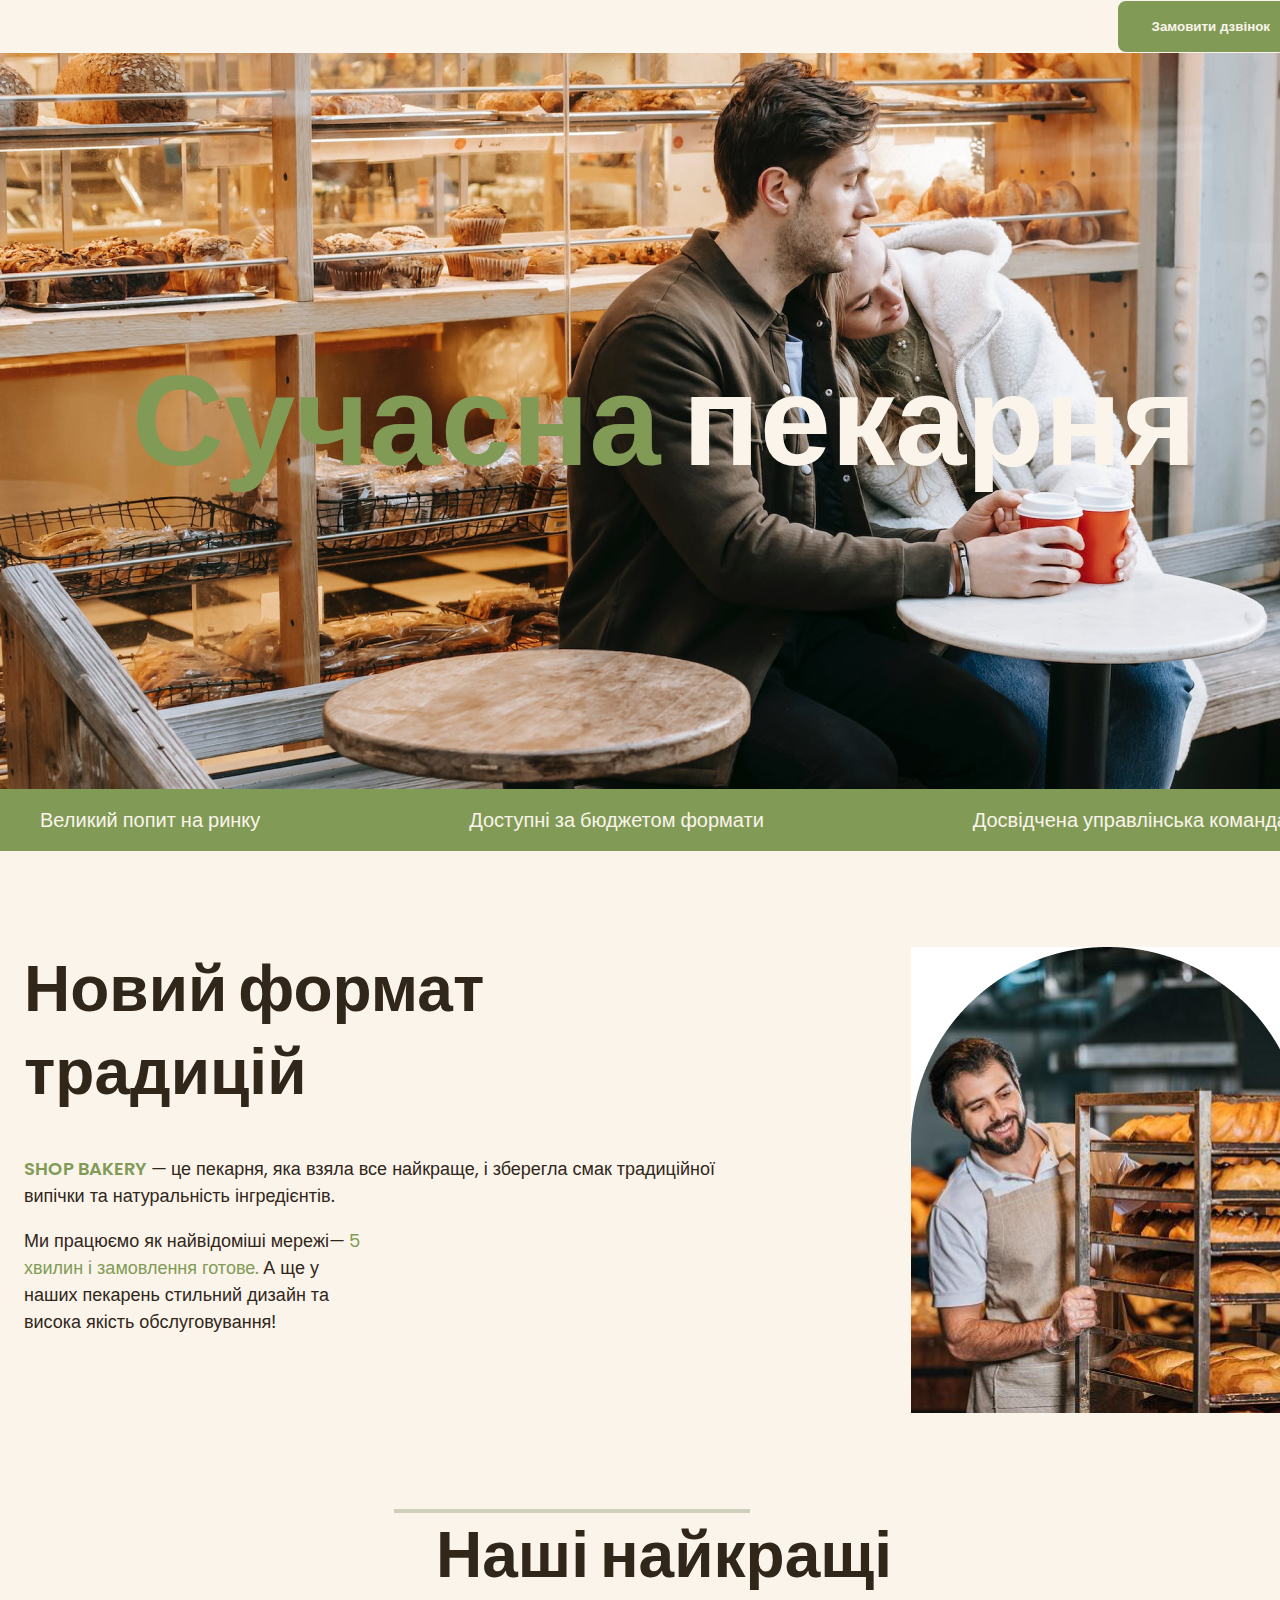
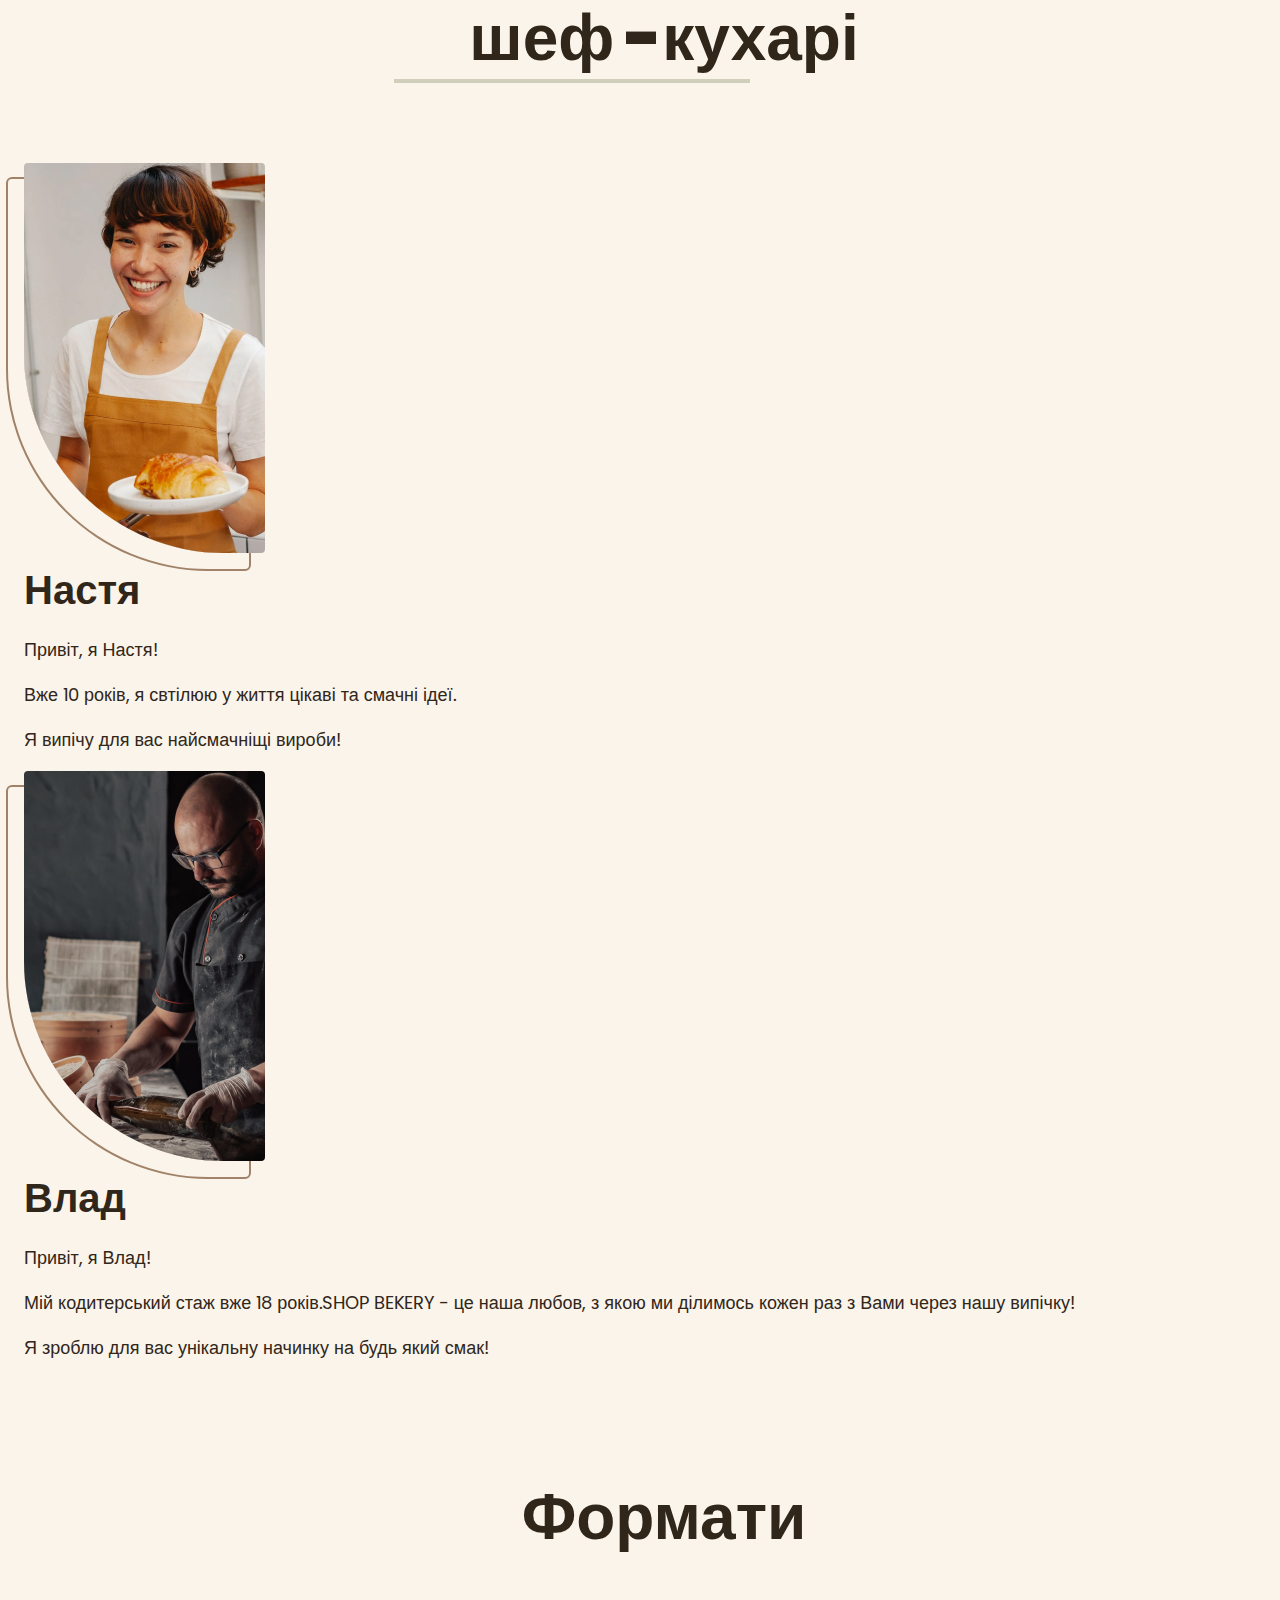
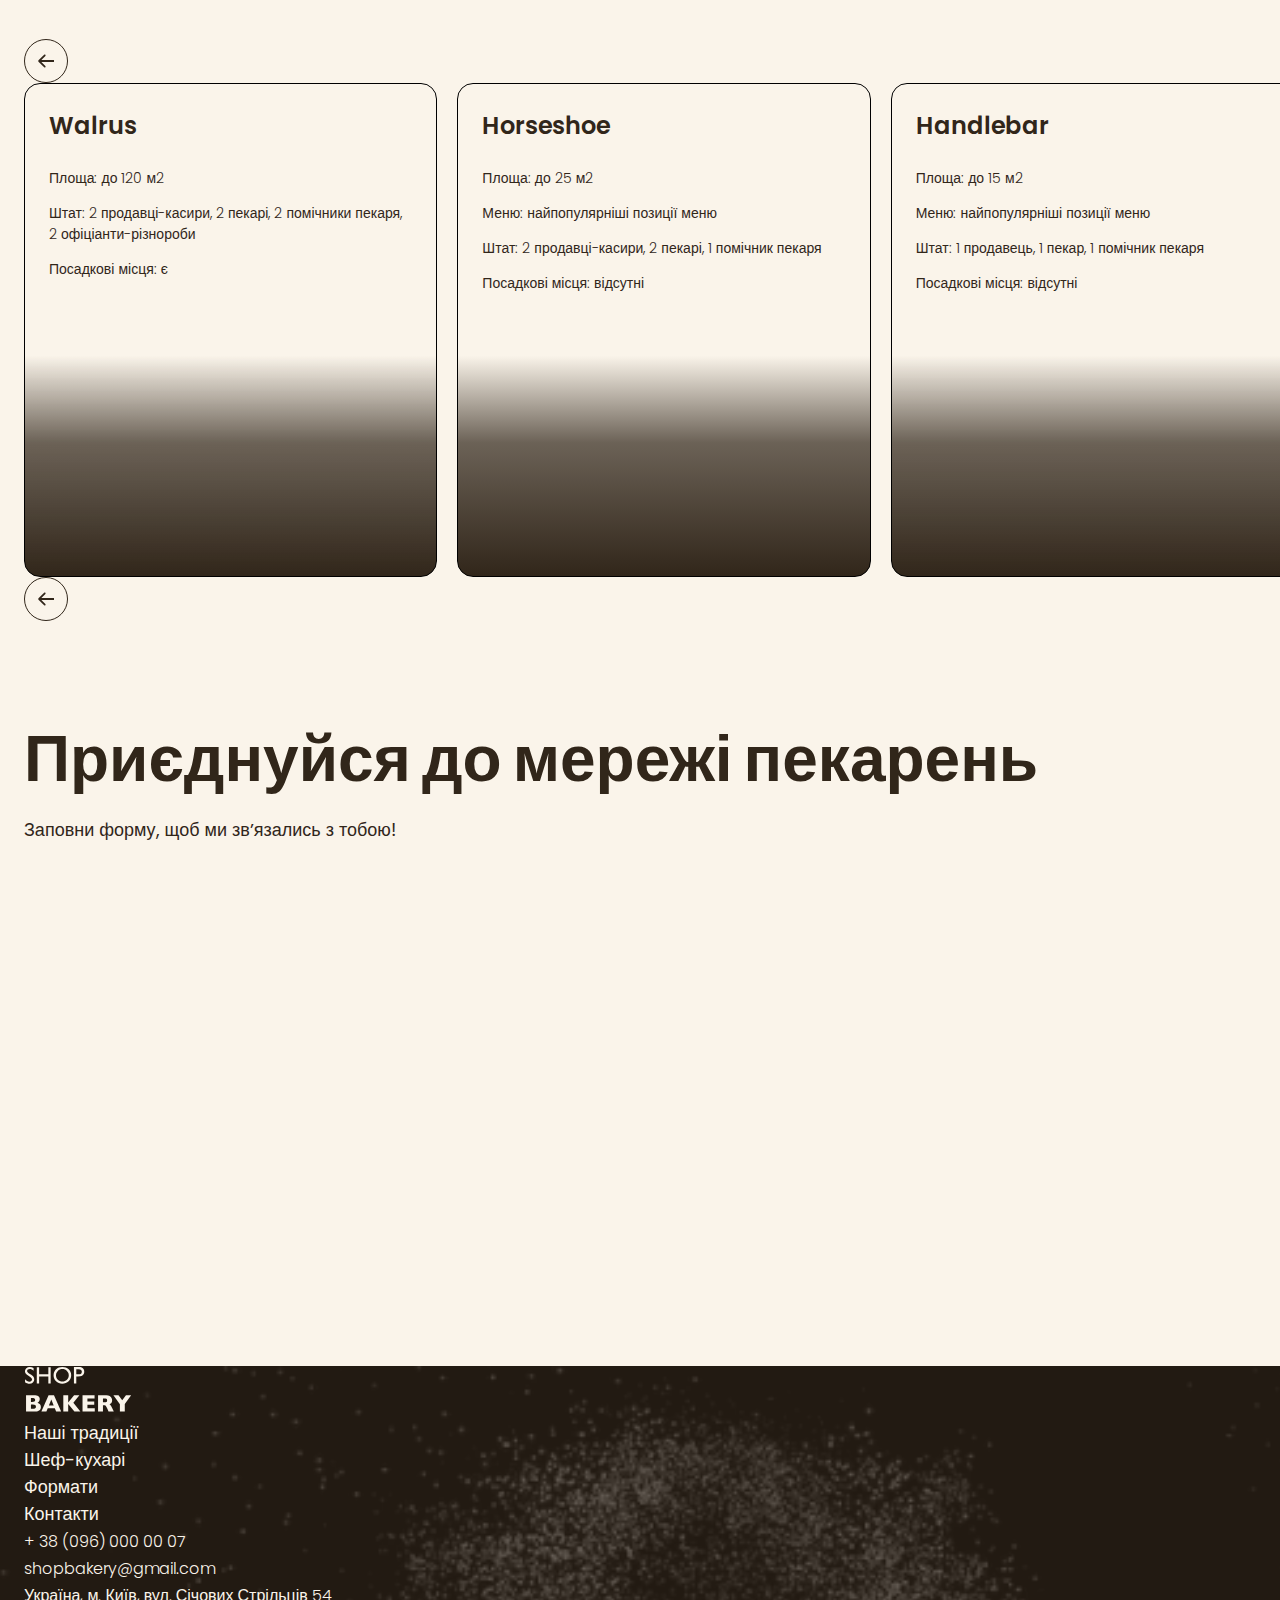
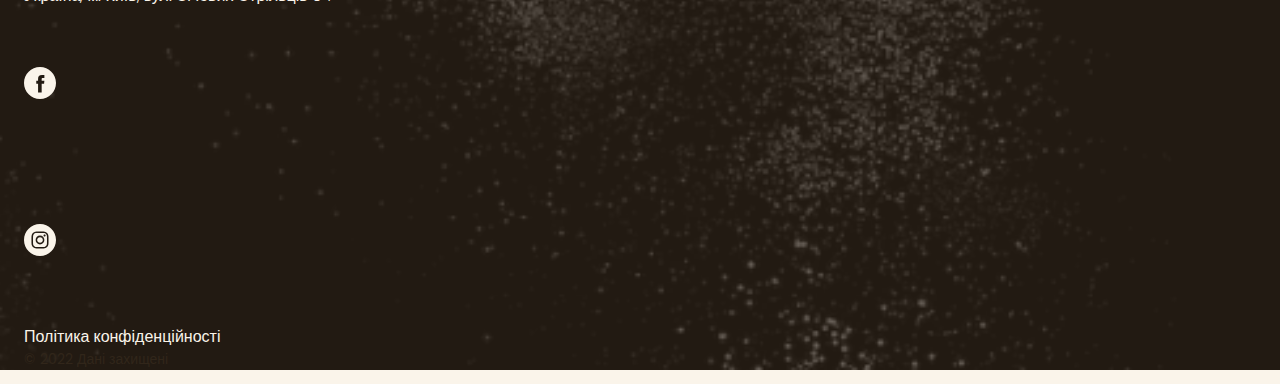
<file: index.html>
<!DOCTYPE html>
<html lang="uk">
  <head>
    <meta charset="UTF-8" />
    <meta name="viewport" content="width=device-width, initial-scale=1.0" />
    <link rel="preconnect" href="https://fonts.googleapis.com" />
    <link rel="preconnect" href="https://fonts.gstatic.com" crossorigin />
    <link rel="stylesheet" href="./css/styles.css" />
    <title>Сучасна пекарня 2024</title>
  </head>
  <body>
    <header>
      <div class="container">
        <div class="header-container">
          <nav class="header-nav">
            <a href="/">
              <img src="./images/logo.svg" alt="Логотип сучасної пекарні" />
            </a>
            <ul class="header-menu">
              <li>
                <a class="link" href="#traditions-section">Наші традиції</a>
              </li>
              <li><a class="link" href="#chefs-section">Шеф-кухарі</a></li>
              <li><a class="link" href="#format-section">Формати</a></li>
              <li><a class="link" href="#contact-section">Контакти</a></li>
            </ul>
          </nav>
          <button class="button" type="submit">Замовити дзвінок</button>
        </div>
      </div>
    </header>
    <main>
      <section class="hero-section">
        <div class="container">
          <h1 class="hero-title">
            <span class="accent">Сучасна</span> пекарня
          </h1>
        </div>
      </section>

      <section class="advantages-section">
        <div class="container">
          <h2 class="visually-hidden">Наші переваги</h2>
          <ul class="advantages-list">
            <li class="advantages-item">Великий попит на ринку</li>
            <li class="advantages-item">Доступні за бюджетом формати</li>
            <li class="advantages-item">Досвідчена управлінська команда</li>
          </ul>
        </div>
      </section>

      <section class="traditions-section section" id="traditions-section">
        <div class="container">
          <div class="traditions-container">
            <div class="traditions-content">
              <h2 class="traditions-title section-title">
                Новий формат традицій
              </h2>
              <p class="traditions-text">
                <span class="uppercase"> shop bakery</span> — це пекарня, яка
                взяла все найкраще, і зберегла смак традиційної випічки та
                натуральність інгредієнтів.
              </p>
              <p class="traditions-text limited">
                Ми працюємо як найвідоміші мережі—
                <span>5 хвилин і замовлення готове.</span>
                А ще у наших пекарень стильний дизайн та висока якість
                обслуговування!
              </p>
            </div>
            <img
              src="./images/baker-man.jpg"
              alt="Чоловік пекар дивиться на батони"
            />
          </div>
        </div>
      </section>
      <section class="section" id="chefs-section">
        <div class="container">
          <h2 class="chefs-title section-title centered">
            Наші найкращі <span class="accent">шеф -кухарі</span>
          </h2>
          <ul>
            <li>
              <article>
                <img
                  class="chef-foto"
                  src="./images/nastya-chef.jpg"
                  alt="Nastya chef"
                />
                <h3 class="chef-title">Настя</h3>
                <p>Привіт, я Настя!</p>
                <p>Вже 10 років, я свтілюю у життя цікаві та смачні ідеї.</p>
                <p>Я випічу для вас найсмачніщі вироби!</p>
              </article>
            </li>
            <li>
              <article>
                <img
                  class="chef-foto"
                  src="./images/vlad-chef.jpg"
                  alt="Vlad chef"
                />
                <h3 class="chef-title">Влад</h3>
                <p>Привіт, я Влад!</p>
                <p>
                  Мій кодитерський стаж вже 18 років.SHOP BEKERY - це наша
                  любов, з якою ми ділимось кожен раз з Вами через нашу випічку!
                </p>
                <p>Я зроблю для вас унікальну начинку на будь який смак!</p>
              </article>
            </li>
          </ul>
        </div>
      </section>
      <section class="section" id="format-section">
        <div class="container">
          <h2 class="formats-title section-title centered">Формати</h2>
          <button class="carousel-button" type="button">
            <svg  width="16" height="16">
              <use href="./images/icons.svg#icon-arrow"></use>
            </svg>
          </button>
          <ul class="formats-list">
            <li class="formats-item">
              <article class="format-card">
                <h3 class="format-title">Walrus</h3>
                <div class="format-text">
                  <p>Площа: до 120 м2</p>
                  <p>
                    Штат: 2 продавці-касири, 2 пекарі, 2 помічники пекаря, 2
                    офіціанти-різнороби
                  </p>
                  <p>Посадкові місця: є</p>
                </div>
              </article>
            </li>
            <li class="formats-item">
              <article class="format-card">
                <h3 class="format-title">Horseshoe</h3>
                <div class="format-text">
                  <p>Площа: до 25 м2</p>
                  <p>Меню: найпопулярніші позиції меню</p>
                  <p>Штат: 2 продавці-касири, 2 пекарі, 1 помічник пекаря</p>
                  <p>Посадкові місця: відсутні</p>
                </div>
              </article>
            </li>
            <li class="formats-item">
              <article class="format-card">
                <h3 class="format-title">Handlebar</h3>
                <div class="format-text">
                  <p>Площа: до 15 м2</p>
                  <p>Меню: найпопулярніші позиції меню</p>
                  <p>Штат: 1 продавець, 1 пекар, 1 помічник пекаря</p>
                  <p>Посадкові місця: відсутні</p>
                </div>
              </article>
            </li>
          </ul>
          <button class="carousel-button" type="button">
            <svg  width="16" height="16">
              <use href="./images/icons.svg#icon-arrow"></use>
            </svg>
          </button>
        </div>
      </section>
      <section class="section" id="contact-section">
        <div class="container">
          <h2 class="contacts-title section-title">
            Приєднуйся до мережі пекарень
          </h2>
          <p>Заповни форму, щоб ми звʼязались з тобою!</p>
          <iframe
            src="https://www.google.com/maps/embed?pb=!1m18!1m12!1m3!1d2540.1645424941175!2d30.48867657606086!3d50.45666058691728!2m3!1f0!2f0!3f0!3m2!1i1024!2i768!4f13.1!3m3!1m2!1s0x40d4ce637bfe1717%3A0x5370c2254ad1b952!2z0LLRg9C70LjRhtGPINCh0ZbRh9C-0LLQuNGFINCh0YLRgNGW0LvRjNGG0ZbQsiwgNTQsINCa0LjRl9CyLCDQo9C60YDQsNGX0L3QsCwgMDIwMDA!5e0!3m2!1suk!2scz!4v1719337201344!5m2!1suk!2scz"
            width="600"
            height="450"
            style="border: 0"
            allowfullscreen=""
            loading="lazy"
            referrerpolicy="no-referrer-when-downgrade"
          ></iframe>
        </div>
      </section>
    </main>
    <footer class="footer">
      <div class="container">
        <nav>
          <a href="">
            <img src="./images/logo.svg" alt="Логотип сучасної пекарні" />
          </a>
          <ul>
            <li><a class="link" href="#">Наші традиції</a></li>
            <li><a class="link" href="#">Шеф-кухарі</a></li>
            <li><a class="link" href="#">Формати</a></li>
            <li><a class="link" href="#">Контакти</a></li>
          </ul>
        </nav>
        <address>
          <ul>
            <li>
              <a class="adress-link" href="tel:+380960000007"
                >+ 38 (096) 000 00 07</a
              >
            </li>
            <li>
              <a class="adress-link" href="mailto:shopbakery@gmail.com"
                >shopbakery@gmail.com</a
              >
            </li>
            <li>
              <a
                class="adress-link"
                href="https://maps.app.goo.gl/SvD66bGZupn16T4t5"
                target="_blank"
                >Україна, м. Київ, вул. Січових Стрільців 54</a
              >
            </li>
            <li>
              <a href="#">
                <!-- facebook -->
                <svg class="adress-icon" width="32" hight="32">
                  <use href="./images/icons.svg#icon-facebook"></use>
                </svg>
              </a>
            </li>
            <li>
              <a href="#">
                <!-- instagramm -->
                <svg class="adress-icon" width="32" hight="32">
                  <use href="./images/icons.svg#icon-instagram"></use>
                </svg>
              </a>
            </li>
          </ul>
          <a class="adress-link" href="#" target="_blank"
            >Політика конфіденційності</a
          >
          <p class="adress-copyright">© 2022 Дані захищені</p>
        </address>
      </div>
    </footer>
  </body>
</html>
</file>
<file: css/styles.css>
/* poppins-300 - latin */
@font-face {
  font-display: swap; /* Check https://developer.mozilla.org/en-US/docs/Web/CSS/@font-face/font-display for other options. */
  font-family: "Poppins";
  font-style: normal;
  font-weight: 300;
  src: url("../fonts/poppins-v21-latin-300.woff2") format("woff2"); /* Chrome 36+, Opera 23+, Firefox 39+, Safari 12+, iOS 10+ */
}
/* poppins-regular - latin */
@font-face {
  font-display: swap; /* Check https://developer.mozilla.org/en-US/docs/Web/CSS/@font-face/font-display for other options. */
  font-family: "Poppins";
  font-style: normal;
  font-weight: 400;
  src: url("../fonts/poppins-v21-latin-regular.woff2") format("woff2"); /* Chrome 36+, Opera 23+, Firefox 39+, Safari 12+, iOS 10+ */
}
/* poppins-600 - latin */
@font-face {
  font-display: swap; /* Check https://developer.mozilla.org/en-US/docs/Web/CSS/@font-face/font-display for other options. */
  font-family: "Poppins";
  font-style: normal;
  font-weight: 600;
  src: url("../fonts/poppins-v21-latin-600.woff2") format("woff2"); /* Chrome 36+, Opera 23+, Firefox 39+, Safari 12+, iOS 10+ */
}
/* poppins-900 - latin */
@font-face {
  font-display: swap; /* Check https://developer.mozilla.org/en-US/docs/Web/CSS/@font-face/font-display for other options. */
  font-family: "Poppins";
  font-style: normal;
  font-weight: 900;
  src: url("../fonts/poppins-v21-latin-900.woff2") format("woff2"); /* Chrome 36+, Opera 23+, Firefox 39+, Safari 12+, iOS 10+ */
}

:root {
  --color-brand-normal: #819b57;
  --color-brand-light: #cfcfbc;
  --color-brand-dark: #465929;
  --color-primary-light: #faf4ea;
  --color-primary-dark: #31261a;
  --color-secondary-dark: #a18268;
}

/* Base */
body {
  color: var(--color-primary-dark);
  font-family: "Poppins", sans-serif;
  font-size: 18px;
  font-weight: 400;
  line-height: 1.5;
  margin: 0;
  background-color: var(--color-primary-light);
}

h1,
h2,
h3,
h4,
h5,
h6,
p {
  margin-top: 0;
}

address {
  font-style: normal;
}

ul {
  margin: 0;
  padding: 0;
  list-style-type: none;
}

.visually-hidden {
  position: absolute;
  left: -10000px;
  top: auto;
  width: 1px;
  height: 1px;
  overflow: hidden;
}

.section {
  padding: 48px 0;
}

.container {
  width: 100%;
  max-width: 1288px;
  margin: 0 auto;
  padding: 0 24px;
}

/* Button */
.button {
  padding: 16px 32px;
  color: var(--color-primary-light);
  background-color: var(--color-brand-normal);
  border: 2px solid var(--color-brand-normal);
  border-radius: 8px;
  cursor: pointer;
  font-weight: 600;
}

.button:hover {
  color: var(--color-brand-dark);
  background-color: transparent;
}

/* Link */
.link {
  color: var(--color-primary-light);
  text-decoration: none;
}

.link:hover {
  color: var(--color-brand-normal);
  /* font-weight: 600; */
}

/* Header */
.header-container {
  display: flex;
  align-items: center;
  gap: 40px;
}

.header-nav {
  display: flex;
  align-items: center;
  flex-grow: 1;
  gap: 40px;
}

.header-menu {
  display: flex;
  gap: 64px;
  flex-grow: 1;
  justify-content: center;
}

/* Hero section */
.hero-section {
  padding: 272px 0;
  background-image: url(../images/hero-section-background.jpg);
  background-repeat: no-repeat;
  background-position: center top;
  background-size: cover;
}

.hero-title {
  color: var(--color-primary-light);
  text-align: center;
  font-size: 128px;
  font-weight: 900;
  margin-bottom: 0;
}
.hero-title .accent {
  color: var(--color-brand-normal);
}

/* Advantages section */
.advantages-section {
  padding: 16px;
  background-color: var(--color-brand-normal);
}

.advantages-list {
  display: flex;
  justify-content: space-between;
  gap: 40px;
}

.advantages-item {
  font-size: 20px;
  font-weight: 300;
  color: var(--color-primary-light);
}

.section-title {
  font-size: 64px;
  font-weight: 900;
  line-height: 1.3;
}

.section-title.centered {
  text-align: center;
}

.section-title .accent {
  color: var(--color-primary-dark);
}

/* Traditions section */

.traditions-section {
  padding-top: 96px;
}

.traditions-container {
  display: flex;
  justify-content: space-between;
  gap: 40px;
}

.traditions-content {
  max-width: 710px;
}

.traditions-title {
  margin-bottom: 42px;
}

.traditions-text.limited {
  max-width: 340px;
}

.traditions-text span {
  color: var(--color-brand-normal);
}

.traditions-text .uppercase {
  text-transform: uppercase;
  font-weight: 600;
}

/* Chef section */

.chef-foto {
  border-radius: 4px 4px 4px 200px;
  box-shadow: -16px 16px 0 0 var(--color-primary-light),
    -16px 16px 0 2px var(--color-secondary-dark);
}

.chefs-title {
  max-width: 540px;
  margin: 0 auto 80px;
}

.chefs-title::before,
.chefs-title::after {
  display: block;
  width: 352px;
  border: 2px solid var(--color-brand-light);
  content: "";
}

.chef-title {
  margin-bottom: 16px;
  font-size: 40px;
  font-weight: 600;
}

/* Formats section */
.formats-list {
  display: flex;
  flex-wrap: wrap;
  gap: 20px;
}

.formats-item {
  flex-basis: calc((100% - 40px) / 3);
}

.format-card {
  height: 444px;
  padding: 24px;
  border: 1px solid black;
  border-radius: 16px;
  background-image: linear-gradient(
    180deg,
    rgba(49, 38, 26, 0) 55.21%,
    rgba(49, 38, 26, 0.71) 72.92%,
    var(--color-primary-dark) 100%
  );
}

.formats-title {
  margin-bottom: 80px;
}

.format-title {
  font-size: 24px;
  font-weight: 600;
}

.format-text {
  font-size: 14px;
  font-weight: 300;
}

/* Carousel */
.carousel-button {
  display: flex;
  align-items: center;
  justify-content: center;
  cursor: pointer;
  width: 44px;
  height: 44px;
  padding: 0;
  fill: var(--color-primary-dark);
  background-color: transparent;
  border-radius: 50%;
  border: 1px solid var(--color-primary-dark);
}

.carousel-button:hover {
  background-color: var(--color-primary-dark);
  fill: var(--color-primary-light);
}

/* Contacts section */
.contacts-title {
  margin-bottom: 16px;
}

/* Footer */

.adress-link {
  color: var(--color-primary-light);
  font-size: 16px;
  font-weight: 300;
  text-decoration: none;
}

.adress-link:hover {
  color: var(--color-brand-normal);
  font-size: 16px;
  font-weight: 300;
}

.adress-copyright {
  font-size: 14px;
}

.adress-icon {
  fill: var(--color-primary-light);
}

.adress-icon:hover {
  fill: var(--color-brand-normal);
}

.footer {
  background-image: url("../images/footer-background.png");
  background-color: var(--color-primary-dark);
  background-repeat: no-repeat;
  background-size: cover;
  background-position: center;
}
</file>
